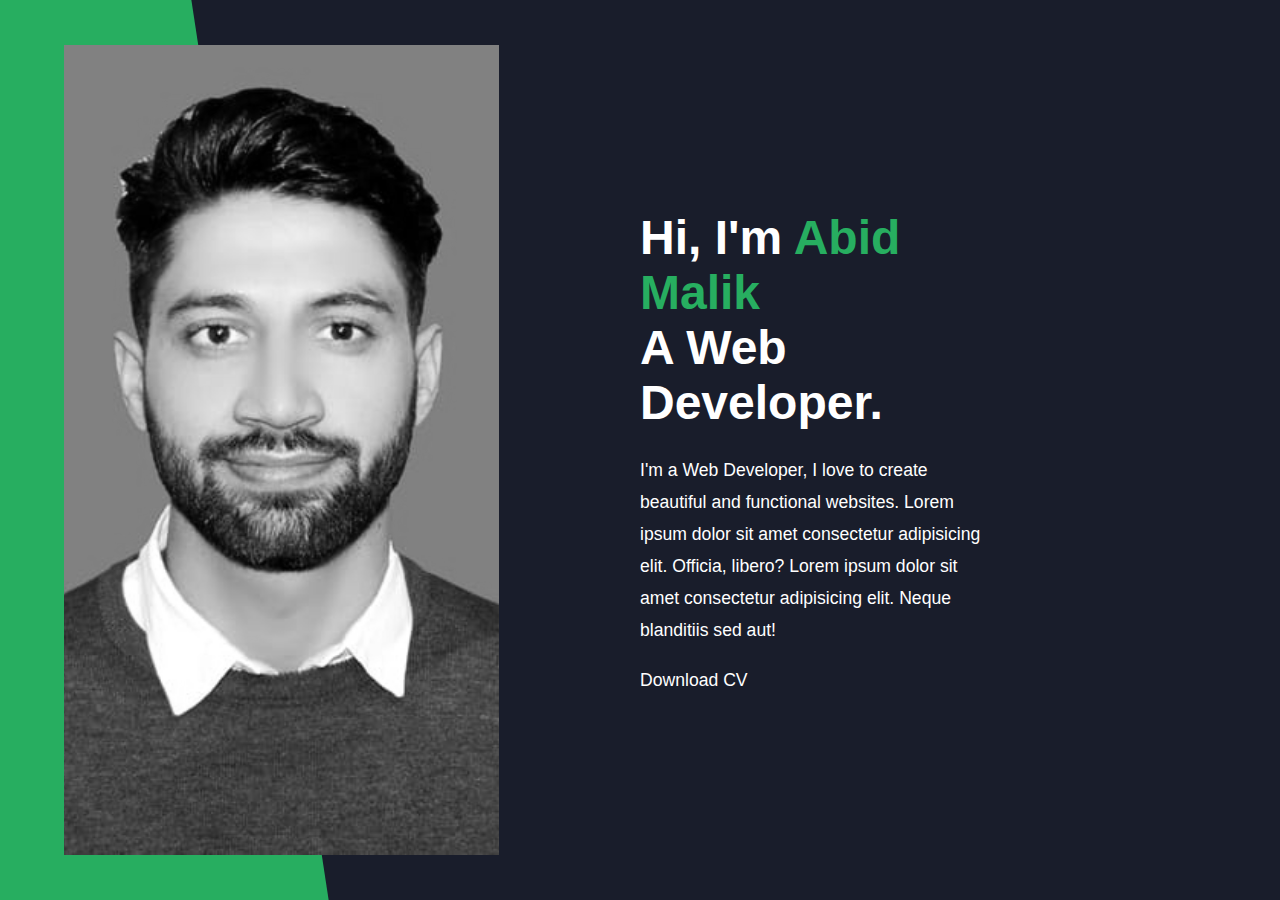
<file: index.html>
<!DOCTYPE html>
<html lang="en">

<head>
    <meta charset="UTF-8">
    <meta http-equiv="X-UA-Compatible" content="IE=edge">
    <meta name="viewport" content="width=device-width, initial-scale=1.0">
    <title>Portfolio</title>
    <link rel="stylesheet" href="style.css">
</head>

<body class="main-content">
    <header class="container header active" id="home">
        <div class="header-content">
            <div class="left-header">
                <div class="h-shape"></div>
                <div class="image">
                    <img src="img/Abid.jpg" alt="">
                </div>
            </div>
            <div class="right-header">
                <h1 class="name">
                    Hi, I'm <span>Abid   Malik<br></span>
                    A Web Developer.
                </h1>
                <p>
                    I'm a Web Developer, I love to create beautiful and functional websites.
                    Lorem ipsum dolor sit amet consectetur adipisicing elit. Officia, libero?
                    Lorem ipsum dolor sit amet consectetur adipisicing elit. Neque blanditiis sed aut!
                </p>
                <div class="btn-con">
                    <a href="" class="main-btn">
                        <span class="btn-text">Download CV</span>
                        <span class="btn-icon"><i class="fas fa-download"></i></span>
                    </a>
                </div>
            </div>
        </div>
    </header>
 
</body>

</html>
</file>
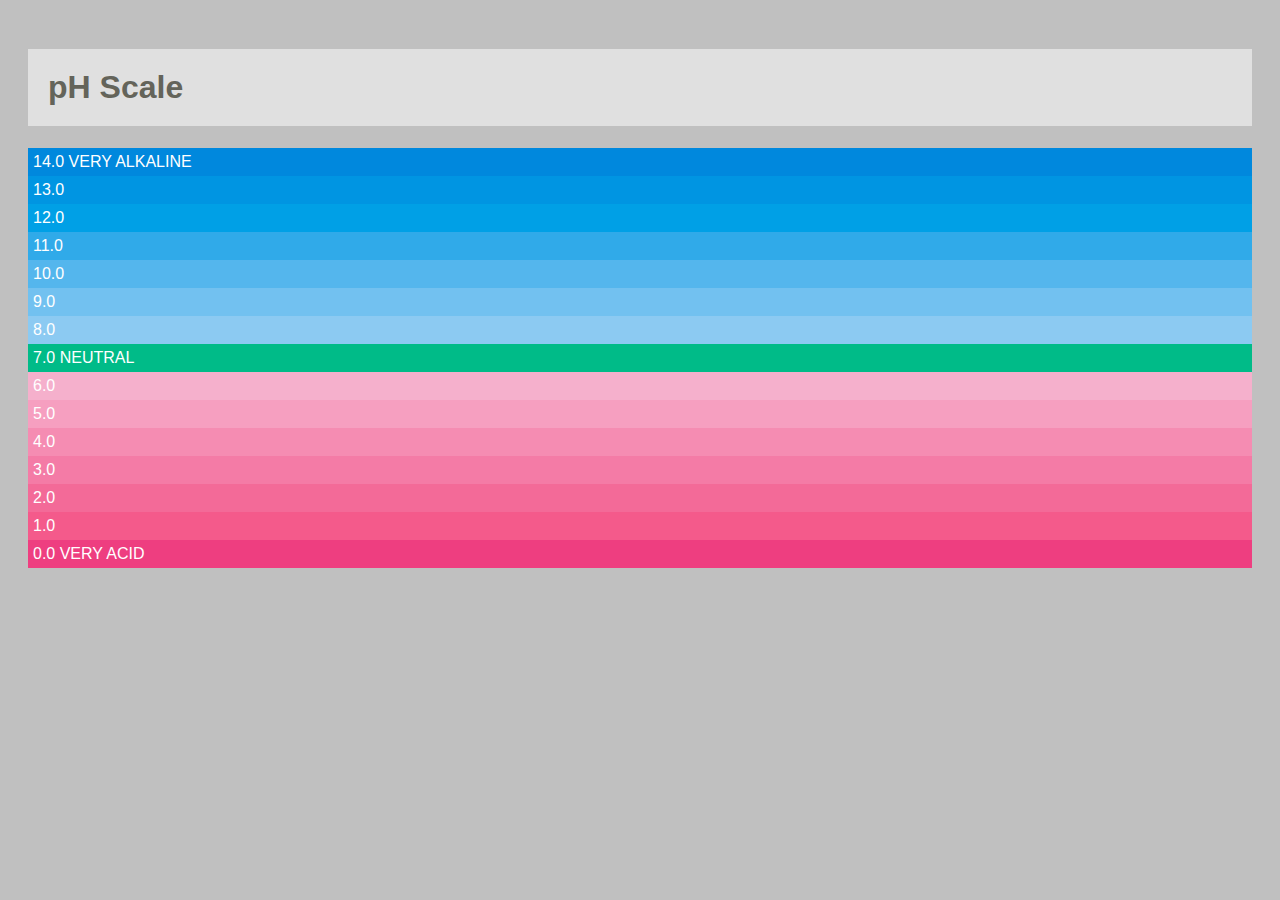
<file: execise1.html>
<!DOCTYPE html>
<html>
<head>
 <title>Color</title>
 <style type="text/css">
 body {
 background-color: silver;
 color: white;
 padding: 20px;
 font-family: Arial, Verdana, sans-serif;}
 h1 {
 background-color: #ffffff;
 background-color: hsla(0,100%,100%,0.5);
 color: #64645A;
 padding: inherit;}
 p {
 padding: 5px;
 margin: 0px;}
 p.zero {
 background-color: rgb(238,62,128);}
 p.one {
 background-color: rgb(244,90,139);}
 p.two {
 background-color: rgb(243,106,152);}
 p.three {
 background-color: rgb(244,123,166);}
 p.four {
 background-color: rgb(245,140,178);}
 p.five {
 background-color: rgb(246,159,192);}
 p.six {
 background-color: rgb(245,176,204);}
 p.seven {
 background-color: rgb(0,187,136);}
 p.eight {
 background-color: rgb(140,202,242);}
 p.nine {
 background-color: rgb(114,193,240);}
 p.ten {
 background-color: rgb(84,182,237);}
 p.eleven {
 background-color: rgb(48,170,233);}
 p.twelve {
 background-color: rgb(0,160,230);}
 p.thirteen {
 background-color: rgb(0,149,226);}
 p.fourteen {
 background-color: rgb(0,136,221);}
 </style>
</head>
<body>
 <h1>pH Scale</h1>
 <p class="fourteen">14.0 VERY ALKALINE</p>
 <p class="thirteen">13.0</p>
 <p class="twelve">12.0</p>
 <p class="eleven">11.0</p>
 <p class="ten">10.0</p>
 <p class="nine">9.0</p>
 <p class="eight">8.0</p>
 <p class="seven">7.0 NEUTRAL</p>
 <p class="six">6.0</p>
 <p class="five">5.0</p>
 <p class="four">4.0</p>
 <p class="three">3.0</p>
 <p class="two">2.0</p>
 <p class="one">1.0</p>
 <p class="zero">0.0 VERY ACID</p>
</body>
</html>
</file>
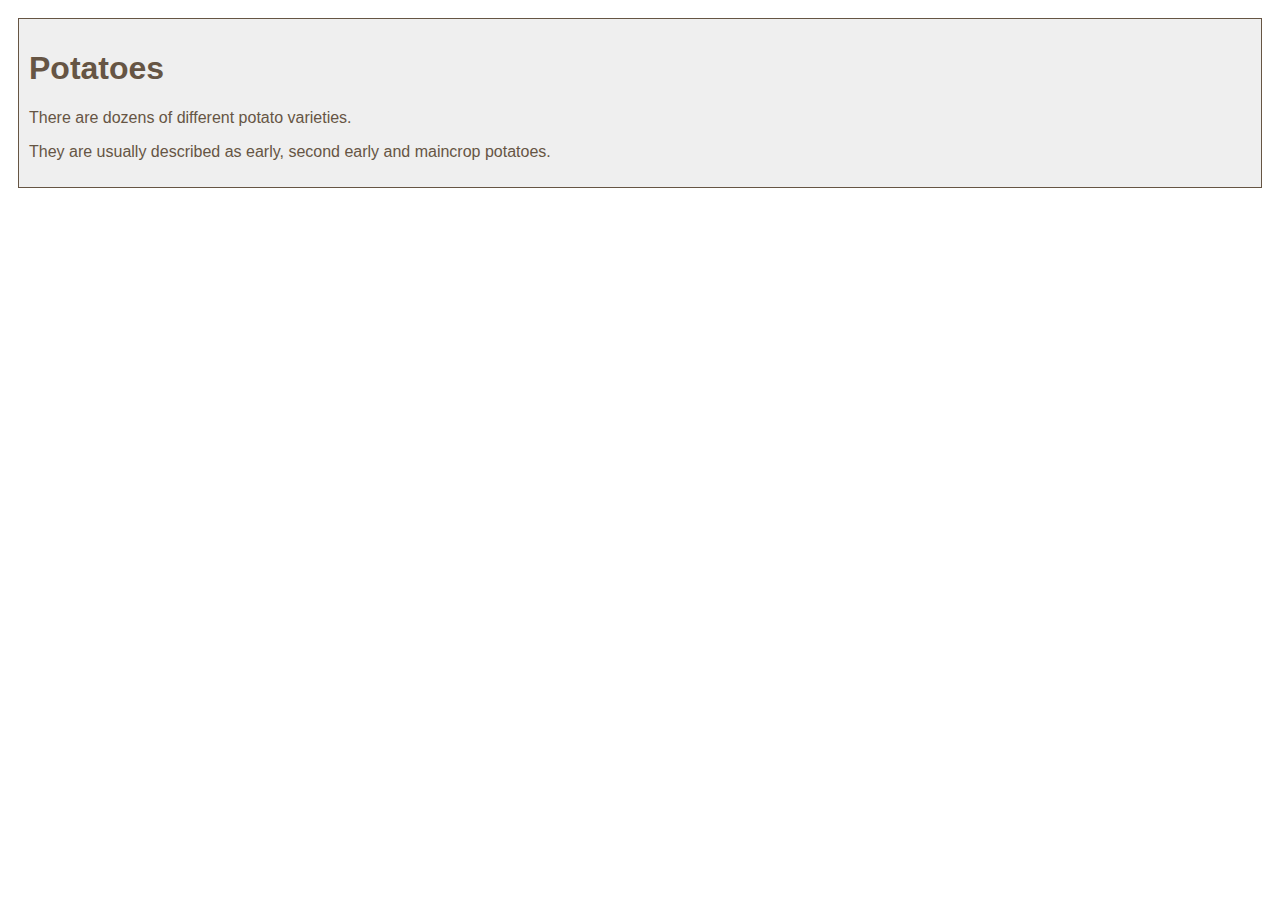
<file: lecture1.html>
<!DOCTYPE html>
<html lang="en">
<head>
    <meta charset="UTF-8">
    <meta http-equiv="X-UA-Compatible" content="IE=edge">
    <meta name="viewport" content="width=device-width, initial-scale=1.0">
    <title>Document</title>
    <link rel="stylesheet" href="lecture1.css">
</head>
<body>
    <div class="page">
        <h1>Potatoes</h1>
        <p>There are dozens of different potato
         varieties.</p>
        <p>They are usually described as early, second
         early and maincrop potatoes.</p>
        </div>
</body>
</html>
</file>
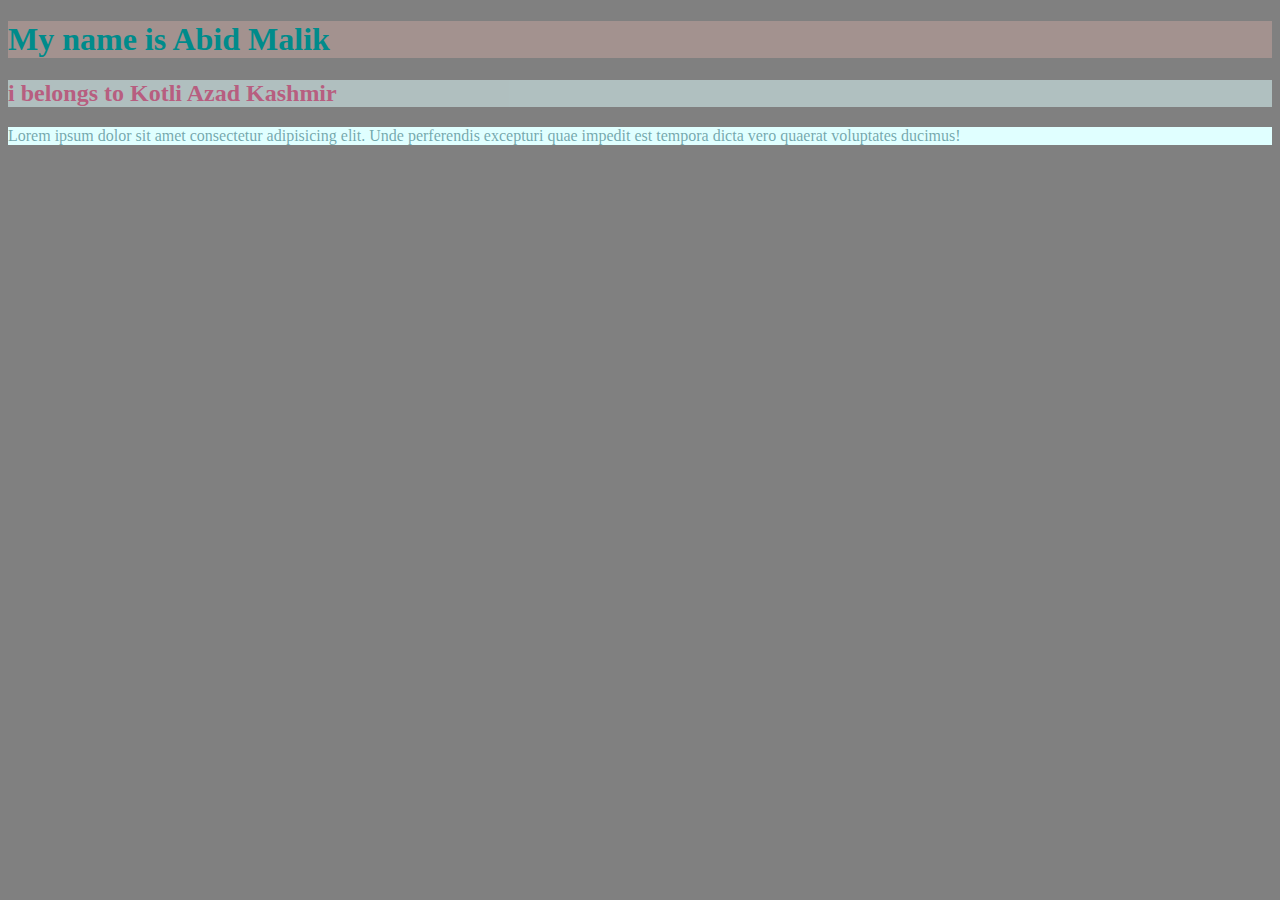
<file: lecture2.html>
<!DOCTYPE html>
<html lang="en">
<head>
    <meta charset="UTF-8">
    <meta http-equiv="X-UA-Compatible" content="IE=edge">
    <meta name="viewport" content="width=device-width, initial-scale=1.0">
    <title>lecture 2</title>
    <link rel="stylesheet" href="lecture2.css">
</head>
<body>
    <h1>My name is Abid Malik</h1>
    <h2>i belongs to Kotli Azad Kashmir</h2>
    <p>Lorem ipsum dolor sit amet consectetur adipisicing elit. Unde perferendis excepturi quae impedit est tempora dicta vero quaerat voluptates ducimus!</p>
</body>
</html>
</file>
<file: style.css>
* {
    margin: 0;
    padding: 0;
    box-sizing: border-box;
    list-style: none;
  }
  :root {
    --color-primary: #191d2b;
    --color-secondary: #27AE60;
    --color-white: #FFFFFF;
    --color-black: #000;
    --color-grey0: #f8f8f8;
    --color-grey-1: #dbe1e8;
    --color-grey-2: #b2becd;
    --color-grey-3: #6c7983;
    --color-grey-4: #454e56;
    --color-grey-5: #2a2e35;
    --color-grey-6: #12181b;
    --br-sm-2: 14px;
    --box-shadow-1: 0 3px 15px rgba(0,0,0,.3);
  }
  
  .light-mode {
    --color-primary: #FFFFFF;
    --color-secondary: #F56692;
    --color-white: #454e56;
    --color-black: #000;
    --color-grey0: #f8f8f8;
    --color-grey-1: #6c7983;
    --color-grey-2: #6c7983;
    --color-grey-3: #6c7983;
    --color-grey-4: #454e56;
    --color-grey-5: #f8f8f8;
    --color-grey-6: #12181b;
  }
  body {
    background-color: var(--color-primary);
    font-family: "Poppins", sans-serif;
    font-size: 1.1rem;
    color: var(--color-white);
    transition: all 0.4s ease-in-out;
  }
  
  a {
    display: inline-block;
    text-decoration: none;
    color: inherit;
    font-family: inherit;
  }
  
  header {
    min-height: 100vh;
    color: var(--color-white);
    overflow: hidden;
    padding: 0 !important;
  }
  
  section {
    min-height: 100vh;
    width: 100%;
    position: absolute;
    left: 0;
    top: 0;
    padding: 3rem 18rem;
  }
  
  .container {
    display: none;
    transform: translateY(-100%) scale(0);
    transition: all 0.4s ease-in-out;
    background-color: var(--color-primary);
  }
  
  .active {
    display: block;
    animation: appear 1s ease-in-out;
    transform: translateY(0) scaleY(1);
  }
  @keyframes appear {
    0% {
      transform: translateY(-100%) scaleY(0);
    }
    100% {
      transform: translateY(0) scaleY(1);
    }
  }
  
  .controls {
    position: fixed;
    z-index: 10;
    top: 50%;
    right: 3%;
    display: flex;
    flex-direction: column;
    align-items: center;
    justify-content: center;
    transform: translateY(-50%);
  }
  .controls .control {
    padding: 1rem;
    cursor: pointer;
    background-color: var(--color-grey-4);
    width: 55px;
    height: 55px;
    border-radius: 50%;
    display: flex;
    justify-content: center;
    align-items: center;
    margin: 0.7rem 0;
    box-shadow: var(--box-shadow-1);
  }
  .controls .control i {
    font-size: 1.2rem;
    color: var(--color-grey-2);
    pointer-events: none;
  }
  .controls .active-btn {
    background-color: var(--color-secondary);
    transition: all 0.4s ease-in-out;
  }
  .controls .active-btn i {
    color: var(--color-white);
  }
  
  .theme-btn {
    top: 5%;
    right: 3%;
    width: 70px;
    height: 70px;
    border-radius: 50%;
    background-color: var(--color-grey-4);
    cursor: pointer;
    position: fixed;
    display: flex;
    justify-content: center;
    align-items: center;
    box-shadow: 0 3px 15px rgba(0, 0, 0, 0.3);
    transition: all 0.1s ease-in-out;
  }
  .theme-btn:active {
    transform: translateY(-3px);
  }
  .theme-btn i {
    font-size: 1.4rem;
    color: var(--color-grey-2);
    pointer-events: none;
  }
  
  /*Header-content*/
  .header-content {
    display: grid;
    grid-template-columns: repeat(2, 1fr);
    min-height: 100vh;
  }
  .header-content .left-header {
    display: flex;
    align-items: center;
    position: relative;
  }
  .header-content .left-header .h-shape {
    transition: all 0.4s ease-in-out;
    width: 65%;
    height: 100%;
    background-color: var(--color-secondary);
    position: absolute;
    left: 0;
    top: 0;
    z-index: -1;
    clip-path: polygon(0 0, 46% 0, 79% 100%, 0% 100%);
  }
  .header-content .left-header .image {
    border-radius: var(--br-sm-2);
    height: 90%;
    width: 68%;
    margin-left: 4rem;
    background-color: var(--color-black);
    transition: all 0.4s ease-in-out;
  }
  .header-content .left-header .image img {
    width: 100%;
    height: 100%;
    object-fit: cover;
    transition: all 0.4s ease-in-out;
    filter: grayscale(100%);
  }
  .header-content .left-header .image img:hover {
    filter: grayscale(0);
  }
  .header-content .right-header {
    display: flex;
    flex-direction: column;
    justify-content: center;
    padding-right: 18rem;
  }
  .header-content .right-header .name {
    font-size: 3rem;
  }
  .header-content .right-header .name span {
    color: var(--color-secondary);
  }
  .header-content .right-header p {
    margin: 1.5rem 0;
    line-height: 2rem;
  }
</file>
<file: lecture1.css>
body {
    font-family: Arial, Verdana, sans-serif;
    color: #665544;
    padding: 10px;  
    }
    
.page {
    border: 1px solid #665544;
    background-color: #efefef;
    padding: inherit;
    }
</file>
<file: lecture2.css>
body{
    background-color: grey;

}
/* color name */
h1 {
    color: DarkCyan;
    background-color: lightcyan;
    background-color: hsl(10,10%,60%);}


     
    /* hex code */
h2 {
    color: #ee3e80;
    background-color: lightcyan;
    opacity : 0.5;
    }

    /* rgb value */
p {
    color: rgb(2,80,90,0.5);
    background-color: lightcyan;
   
    }
</file>
